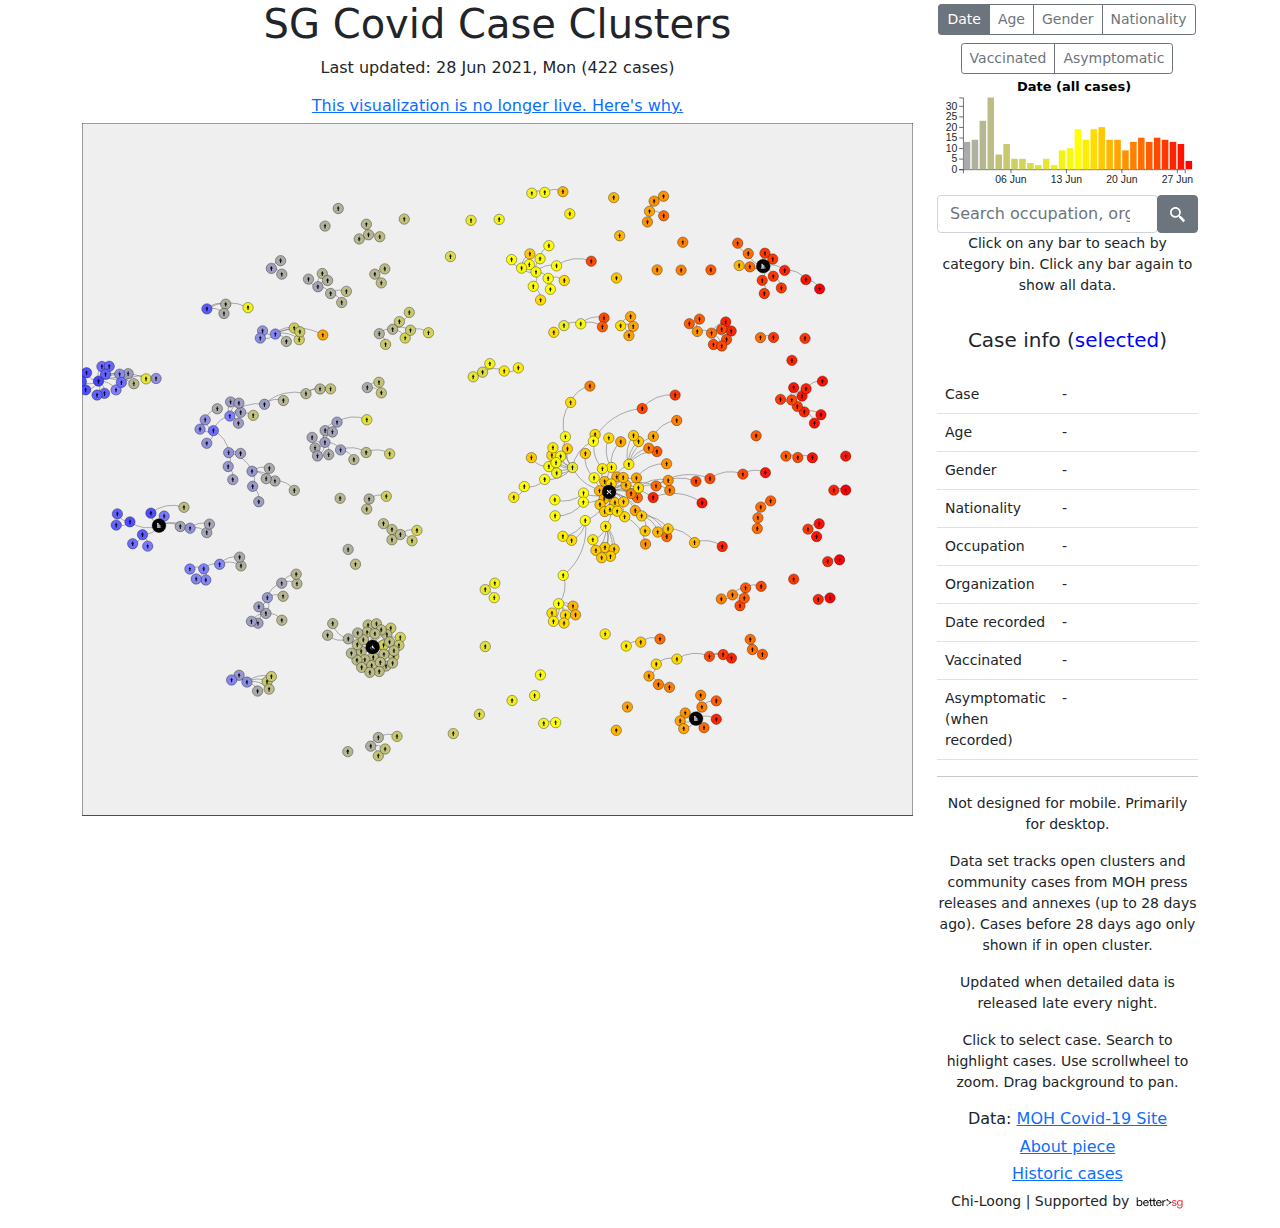
<file: index.html>
<!DOCTYPE html>
<html lang="en">
<head>
    <meta charset="utf-8">
    <meta http-equiv="X-UA-Compatible" content="IE=edge">
    <meta name="viewport" content="width=device-width, initial-scale=1.0">
    <meta name="description" content="SG Covid Case Clusters">
    <meta name="author" content="Chi-Loong (www.vslashr.com)">
    <meta name="google-site-verification" content="..." />
    
    <meta property="og:title" content="SG Covid Case Clusters">
    <meta property="og:type" content="website">
    <meta property="og:url" content="https://covid.viz.sg">
    <meta property="og:image" content="https://covid.viz.sg/img/covid_opengraph.jpg">
    <meta property="og:image:width" content="1349" />
    <meta property="og:image:height" content="928" />
    <meta property="og:description" content="SG Covid Case Clusters. A graph-based dashboard that allows a more intuitive, easier way to see case relationships and spread since the start of the 2nd wave.">

    <meta name="twitter:card" content="summary" />
    <meta name="twitter:site" content="@vslashr" />
    <meta name="twitter:creator" content="@chiloong" />
    
    <link rel="icon" href="img/favicon-32x32.png">
    <title>SG Covid Case Clusters</title>
    <link rel="stylesheet" href="css/bootstrap.min.css">
    <link rel="stylesheet" href="css/main.css">
</head>
<body>

<div class="container">
  <div class="row">
    <div class="col-lg-9">
        <h4 class="text-center display-6">SG Covid Case Clusters</h4>
        <p class="text-center">Last updated: <span id="casecount"><span></p>
        <h6 class="text-center"><a href="nodata.html">This visualization is no longer live. Here's why.</a></h6>
        <div id="graph"></div>
    </div>
    <div class="col-lg-3">

        <div class="text-center">
            <div class="btn-group py-1" role="group" aria-label="">
              <input type="radio" class="btn-check" name="btnradio" id="dateSelect" autocomplete="off" checked>
              <label class="btn btn-outline-secondary btn-sm" for="dateSelect">Date</label>

              <input type="radio" class="btn-check" name="btnradio" id="ageSelect" autocomplete="off">
              <label class="btn btn-outline-secondary btn-sm" for="ageSelect">Age</label>

              <input type="radio" class="btn-check" name="btnradio" id="genderSelect" autocomplete="off">
              <label class="btn btn-outline-secondary btn-sm" for="genderSelect">Gender</label>
              
              <input type="radio" class="btn-check" name="btnradio" id="nationalitySelect" autocomplete="off">
              <label class="btn btn-outline-secondary btn-sm" for="nationalitySelect">Nationality</label>
            </div>
            <div class="btn-group py-1" role="group" aria-label="">
              <input type="radio" class="btn-check" name="btnradio" id="vaccinatedSelect" autocomplete="off">
              <label class="btn btn-outline-secondary btn-sm" for="vaccinatedSelect">Vaccinated</label>
              
              <input type="radio" class="btn-check" name="btnradio" id="asymptomaticSelect" autocomplete="off">
              <label class="btn btn-outline-secondary btn-sm" for="asymptomaticSelect">Asymptomatic</label>
            </div>
        </div>

        <svg id="summarychart"></svg>
        <div class="input-group rounded">
          <input type="search" class="form-control rounded" placeholder="Search occupation, organization" aria-label="Search" id="searchField"/>
          <div class="input-group-append">
            <button type="submit" id="searchSubmit" class="btn btn-secondary" type="button"><img src="img/magnifying-glass.svg" width="15"/></button>
          </div>
        </div>
        <p class="text-center small">Click on any bar to seach by category bin. Click any bar again to show all data.</p>
        
        <h5 class="text-center px-3 py-3" id="caseInfoText">Case info (<span style="color:#00f">selected</span>)</h5>
        <table class="table small">
          <tbody>
            <tr>
              <td style="width:40%">Case</td>
              <td id="case">-</td>
            </tr>
            <tr>
              <td style="width:40%">Age</td>
              <td id="age">-</td>
            </tr>
            <tr>
              <td style="width:40%">Gender</td>
              <td id="gender">-</td>
            </tr>
            <tr>
              <td style="width:40%">Nationality</td>
              <td id="nationality">-</td>
            </tr>
            <tr>
              <td style="width:40%">Occupation</td>
              <td id="occupation">-</td>
            </tr>
            <tr>
              <td style="width:40%">Organization</td>
              <td id="organization">-</td>
            </tr>
            <tr>
              <td style="width:40%">Date recorded</td>
              <td id="date_recorded">-</td>
            </tr>
            <tr>
              <td style="width:40%">Vaccinated</td>
              <td id="vaccinated">-</td>
            </tr>
            <tr>
              <td style="width:40%">Asymptomatic (when recorded)</td>
              <td id="asymptomatic">-</td>
            </tr>
          </tbody>
        </table>
        <hr/>
        
        <p class="text-center small">Not designed for mobile. Primarily for desktop.</p>
        <p class="text-center small">Data set tracks open clusters and community cases from MOH press releases and annexes (up to 28 days ago). Cases before 28 days ago only shown if in open cluster.</p>
        <p class="text-center small">Updated when detailed data is released late every night.</p>
        <p class="text-center small">Click to select case. Search to highlight cases. Use scrollwheel to zoom. Drag background to pan.</p>
        <h6 class="text-center">Data: <a href="https://www.moh.gov.sg/covid-19">MOH Covid-19 Site</a></h6>
        <h6 class="text-center"><a href="about.html">About piece</a></h6>
        <h6 class="text-center"><a href="historic.html">Historic cases</a></h6>
        <p class="text-center small">Chi-Loong | Supported by <a href="https://better.sg/" target="_blank"><img src="img/bettersg-logo.png" width="50"/></a></p>
        <div>
        </div>
    </div>
  </div>
</div>
    
<script src="js/d3.v6.min.js"></script>
<script src="js/lodash.min.js"></script>
<script src="js/main.js"></script>

    <script type="text/javascript">
    var _gaq = _gaq || [];
    _gaq.push(['_setAccount', 'UA-38155188-1']);
    _gaq.push(['_trackPageview']);
    (function() {
    var ga = document.createElement('script'); ga.type = 'text/javascript'; ga.async = true;
    ga.src = ('https:' == document.location.protocol ? 'https://ssl' : 'http://www') + '.google-analytics.com/ga.js';
    var s = document.getElementsByTagName('script')[0]; s.parentNode.insertBefore(ga, s);
    })();
    </script>
    
</body>
</html>
</file>
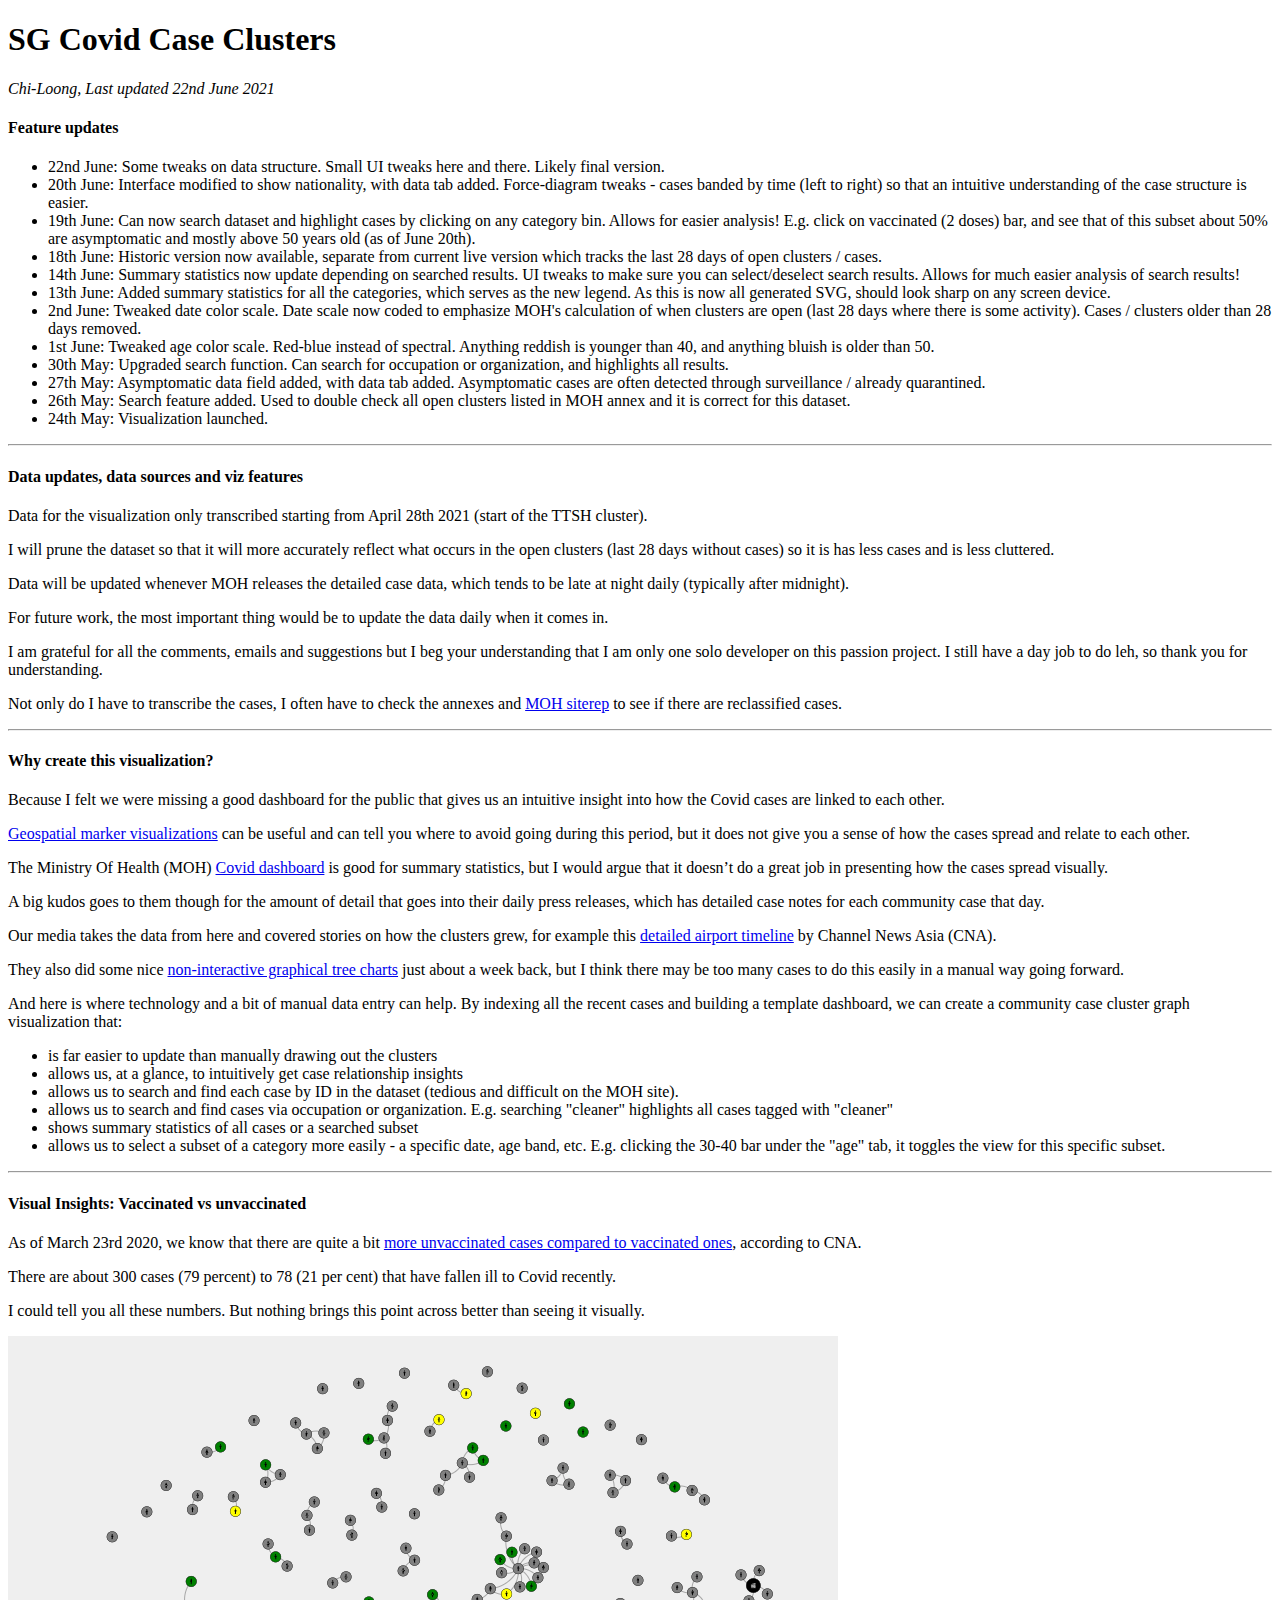
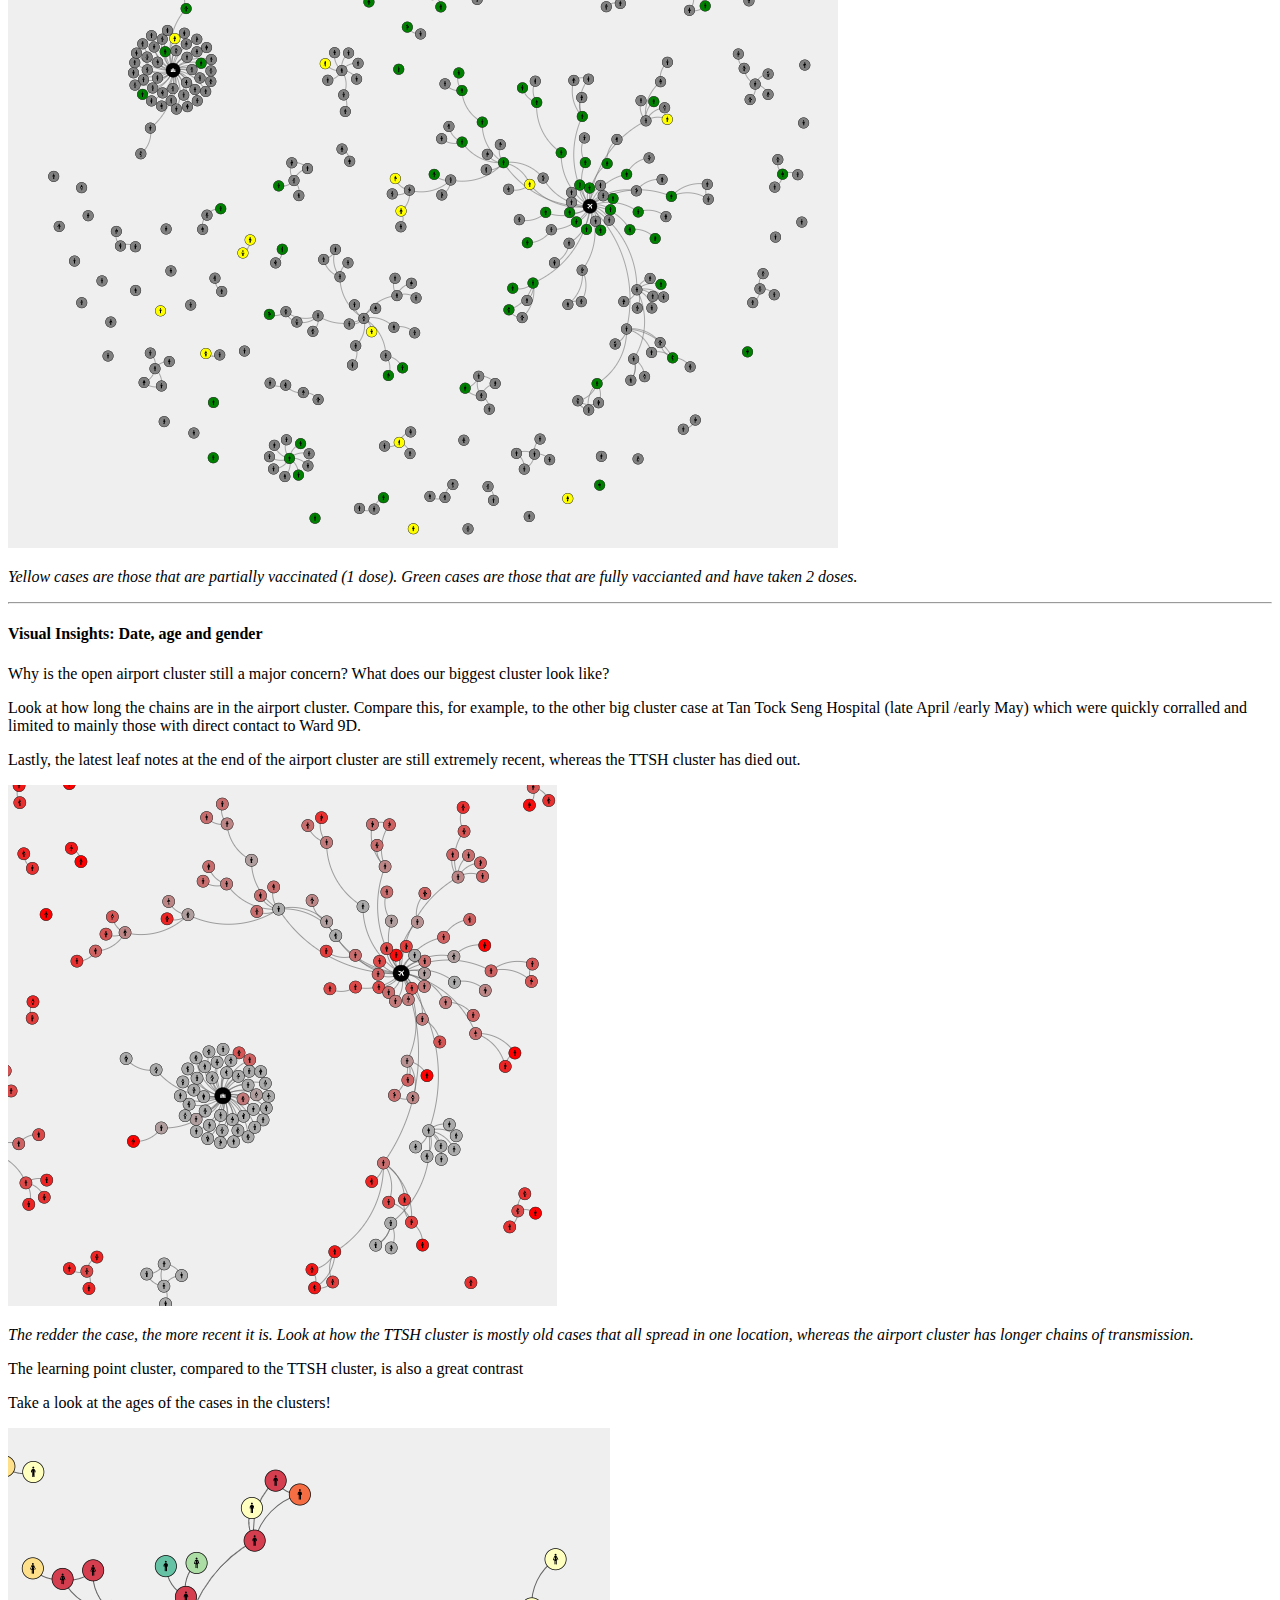
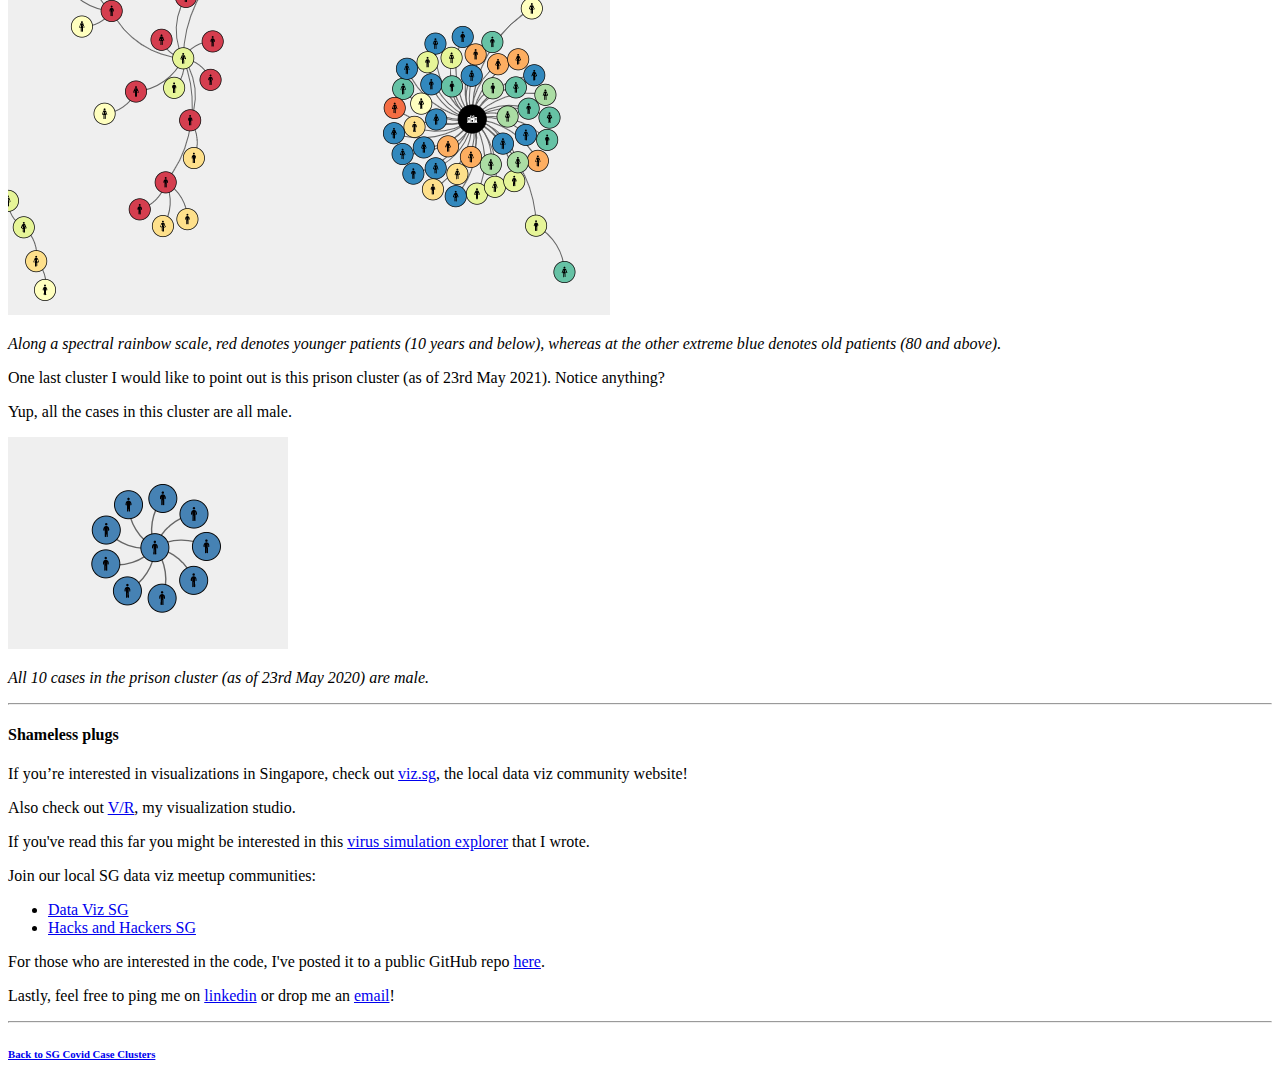
<file: about.html>
<!DOCTYPE html>
<html lang="en">
<head>
    <meta charset="utf-8">
    <meta http-equiv="X-UA-Compatible" content="IE=edge">
    <meta name="viewport" content="width=device-width, initial-scale=1.0">
    <meta name="description" content="SG Covid Case Clusters">
    <meta name="author" content="Chi-Loong (www.vslashr.com)">
    <meta name="google-site-verification" content="..." />
    
    <meta property="og:title" content="SG Covid Case Clusters">
    <meta property="og:type" content="website">
    <meta property="og:url" content="https://covid.viz.sg">
    <meta property="og:image" content="https://covid.viz.sg/img/covid_opengraph.png">
    <meta property="og:image:width" content="1381" />
    <meta property="og:image:height" content="868" />
    <meta property="og:description" content="SG Covid Case Clusters">

    <meta name="twitter:card" content="summary" />
    <meta name="twitter:site" content="@vslashr" />
    <meta name="twitter:creator" content="@chiloong" />
    
    <link rel="icon" href="img/favicon-32x32.png">
    <title>SG Covid Case Clusters</title>
    <link href="https://cdn.jsdelivr.net/npm/bootstrap@5.0.1/dist/css/bootstrap.min.css" rel="stylesheet" integrity="sha384-+0n0xVW2eSR5OomGNYDnhzAbDsOXxcvSN1TPprVMTNDbiYZCxYbOOl7+AMvyTG2x" crossorigin="anonymous">
</head>
<body>

<div class="container">
  <h1 class="text-center display-4 px-5 py-3">SG Covid Case Clusters</h1>
  <p class="text-center"><i>Chi-Loong, Last updated 22nd June 2021</i></p>
  
  <div class="row">
    <div class="col-md-12">
        <h4>Feature updates</h4>
        <ul>
            <li>22nd June: Some tweaks on data structure. Small UI tweaks here and there. Likely final version.</li>
            <li>20th June: Interface modified to show nationality, with data tab added. Force-diagram tweaks - cases banded by time (left to right) so that an intuitive understanding of the case structure is easier.</li>
            <li>19th June: Can now search dataset and highlight cases by clicking on any category bin. Allows for easier analysis! E.g. click on vaccinated (2 doses) bar, and see that of this subset about 50% are asymptomatic and mostly above 50 years old (as of June 20th).</li>
            <li>18th June: Historic version now available, separate from current live version which tracks the last 28 days of open clusters / cases.</li>
            <li>14th June: Summary statistics now update depending on searched results. UI tweaks to make sure you can select/deselect search results. Allows for much easier analysis of search results!</li>
            <li>13th June: Added summary statistics for all the categories, which serves as the new legend. As this is now all generated SVG, should look sharp on any screen device.</li>
            <li>2nd June: Tweaked date color scale. Date scale now coded to emphasize MOH's calculation of when clusters are open (last 28 days where there is some activity). Cases / clusters older than 28 days removed.</li>
            <li>1st June: Tweaked age color scale. Red-blue instead of spectral. Anything reddish is younger than 40, and anything bluish is older than 50.</li>
            <li>30th May: Upgraded search function. Can search for occupation or organization, and highlights all results.</li>
            <li>27th May: Asymptomatic data field added, with data tab added. Asymptomatic cases are often detected through surveillance / already quarantined.</li>
            <li>26th May: Search feature added. Used to double check all open clusters listed in MOH annex and it is correct for this dataset.</li>
            <li>24th May: Visualization launched.</li>
        </ul>
    </div>
  </div>
  <hr/>
  
  <div class="row">
    <div class="col-md-12">
        <h4>Data updates, data sources and viz features</h4>
        <p>Data for the visualization only transcribed starting from April 28th 2021 (start of the TTSH cluster).</p>
        <p>I will prune the dataset so that it will more accurately reflect what occurs in the open clusters (last 28 days without cases) so it is has less cases and is less cluttered.</p>
        <p>Data will be updated whenever MOH releases the detailed case data, which tends to be late at night daily (typically after midnight).</p>
        <p>For future work, the most important thing would be to update the data daily when it comes in.</p>
        <p>I am grateful for all the comments, emails and suggestions but I beg your understanding that I am only one solo developer on this passion project. I still have a day job to do leh, so thank you for understanding.</p>
        <p>Not only do I have to transcribe the cases, I often have to check the annexes and <a href="https://www.moh.gov.sg/covid-19/situation-report" target="_blank">MOH siterep</a> to see if there are reclassified cases.</p>
    </div>
  </div>
  <hr/>
  
  <div class="row">
    <div class="col-md-12">
        <h4>Why create this visualization?</h4>
        <p>Because I felt we were missing a good dashboard for the public that gives us an intuitive insight into how the Covid cases are linked to each other.</p>
        <p><a href="https://ppvbc.github.io/" target="_blank">Geospatial marker visualizations</a> can be useful and can tell you where to avoid going during this period, but it does not give you a sense of how the cases spread and relate to each other.</p>
        <p>The Ministry Of Health (MOH) <a href="https://www.moh.gov.sg/covid-19" target="_blank">Covid dashboard</a> is good for summary statistics, but I would argue that it doesn’t do a great job in presenting how the cases spread visually.</p>
        <p>A big kudos goes to them though for the amount of detail that goes into their daily press releases, which has detailed case notes for each community case that day.</p>
        <p>Our media takes the data from here and covered stories on how the clusters grew, for example this <a href="https://www.channelnewsasia.com/news/singapore/covid-19-changi-airport-cluster-timeline-14855936" target="_blank">detailed airport timeline</a> by Channel News Asia (CNA).</p>
        <p>They also did some nice <a href="https://www.channelnewsasia.com/news/singapore/covid-19-changi-airport-cluster-household-contacts-b1617-variant-14787262" target="_blank">non-interactive graphical tree charts</a> just about a week back, but I think there may be too many cases to do this easily in a manual way going forward.</p>
        <p>And here is where technology and a bit of manual data entry can help. By indexing all the recent cases and building a template dashboard, we can create a community case cluster graph visualization that:</p>
        <ul>
            <li>is far easier to update than manually drawing out the clusters</li>
            <li>allows us, at a glance, to intuitively get case relationship insights</li>
            <li>allows us to search and find each case by ID in the dataset (tedious and difficult on the MOH site).</li>
            <li>allows us to search and find cases via occupation or organization. E.g. searching "cleaner" highlights all cases tagged with "cleaner"</li>
            <li>shows summary statistics of all cases or a searched subset</li>
            <li>allows us to select a subset of a category more easily - a specific date, age band, etc. E.g. clicking the 30-40 bar under the "age" tab, it toggles the view for this specific subset.</li>
        </ul>
    </div>
  </div>
  <hr/>

  <div class="row">
    <div class="col-md-12">
        <h4>Visual Insights: Vaccinated vs unvaccinated</h4>
        <p>As of March 23rd 2020, we know that there are quite a bit <a href="https://www.channelnewsasia.com/news/singapore/covid-19-vaccination-effectiveness-moh-ong-ye-kung-14869342" target="_blank">more unvaccinated cases compared to vaccinated ones</a>, according to CNA.</p>
        <p>There are about 300 cases (79 percent) to 78 (21 per cent) that have fallen ill to Covid recently.</p>
        <p>I could tell you all these numbers. But nothing brings this point across better than seeing it visually.</p>
        <div class="text-center">
            <img src="img/vaccinated_23May.png" class="img-fluid"/>
            <p><i>Yellow cases are those that are partially vaccinated (1 dose). Green cases are those that are fully vaccianted and have taken 2 doses.</i></p>
        </div>
    </div>
  </div>
  <hr/>

  <div class="row">
    <div class="col-md-12">
        <h4>Visual Insights: Date, age and gender</h4>
        <p>Why is the open airport cluster still a major concern? What does our biggest cluster look like?</p>
        <p>Look at how long the chains are in the airport cluster. Compare this, for example, to the other big cluster case at Tan Tock Seng Hospital (late April /early May) which were quickly corralled and limited to mainly those with direct contact to Ward 9D.</p>
        <p>Lastly, the latest leaf notes at the end of the airport cluster are still extremely recent, whereas the TTSH cluster has died out.</p>
        <div class="text-center">
            <img src="img/TTSH_airport.png" class="img-fluid"/>
            <p><i>The redder the case, the more recent it is. Look at how the TTSH cluster is mostly old cases that all spread in one location, whereas the airport cluster has longer chains of transmission.</i></p>
        </div>
        <p>The learning point cluster, compared to the TTSH cluster, is also a great contrast</p>
        <p>Take a look at the ages of the cases in the clusters!</p>
        <div class="text-center">
            <img src="img/learning_point_TTSH.png" class="img-fluid"/>
            <p><i>Along a spectral rainbow scale, red denotes younger patients (10 years and below), whereas at the other extreme blue denotes old patients (80 and above).</i></p>
        </div>
        <p>One last cluster I would like to point out is this prison cluster (as of 23rd May 2021). Notice anything?</p>
        <p>Yup, all the cases in this cluster are all male.</p>
        <div class="text-center">
            <img src="img/prison.png" class="img-fluid"/>
            <p><i>All 10 cases in the prison cluster (as of 23rd May 2020) are male.</i></p>
        </div>
    </div>
  </div>
  <hr/>

  <div class="row">
    <div class="col-md-12">
        <h4>Shameless plugs</h4>
        <p>If you’re interested in visualizations in Singapore, check out <a href="https://viz.sg/" target="_blank">viz.sg</a>, the local data viz community website! 
        <p>Also check out <a href="https://www.vslashr.com/" target="_blank">V/R</a>, my visualization studio.</p>
        <p>If you've read this far you might be interested in this <a href="https://showcase.vslashr.com/virus/" target="_blank">virus simulation explorer</a> that I wrote.</p>
        <p>Join our local SG data viz meetup communities:</p>
        <ul>
            <li><a href="https://www.meetup.com/Data-Vis-Singapore/" target="_blank">Data Viz SG</a></li>
            <li><a href="https://www.meetup.com/Hacks-Hackers-Singapore/" target="_blank">Hacks and Hackers SG</a></li>
        </ul>
        <p>For those who are interested in the code, I've posted it to a public GitHub repo <a href="https://github.com/Chi-Loong/covid/">here</a>.</p>
        <p>Lastly, feel free to ping me on <a href="https://sg.linkedin.com/in/chiloong">linkedin</a> or drop me an <a href="mailto:chiloong@vslashr.com">email</a>!</p>
    </div>
  </div>
  <hr/>

  
  <h6 class="text-center px-3 py-3"><a href="index.html">Back to SG Covid Case Clusters</a></h6>
</div>

</body>
</html>
</file>
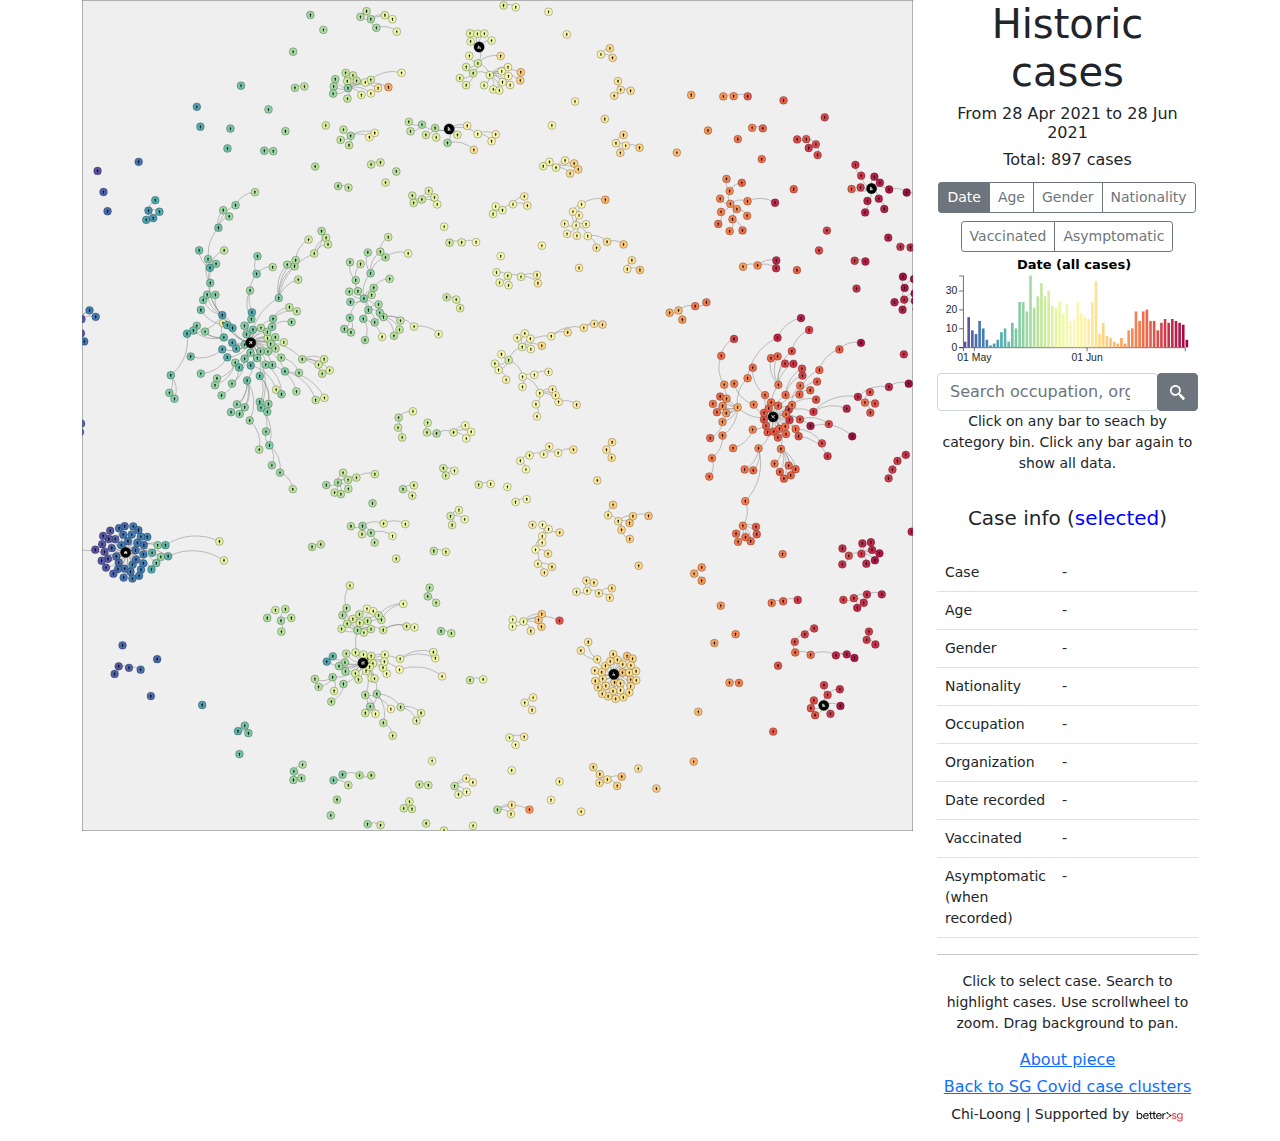
<file: historic.html>
<!DOCTYPE html>
<html lang="en">
<head>
    <meta charset="utf-8">
    <meta http-equiv="X-UA-Compatible" content="IE=edge">
    <meta name="viewport" content="width=device-width, initial-scale=1.0">
    <meta name="description" content="SG Covid Case Clusters">
    <meta name="author" content="Chi-Loong (www.vslashr.com)">
    <meta name="google-site-verification" content="..." />
    
    <meta property="og:title" content="SG Covid Case Clusters">
    <meta property="og:type" content="website">
    <meta property="og:url" content="https://covid.viz.sg">
    <meta property="og:image" content="https://covid.viz.sg/img/covid_opengraph.jpg">
    <meta property="og:image:width" content="1349" />
    <meta property="og:image:height" content="928" />
    <meta property="og:description" content="SG Covid Case Clusters. A graph-based dashboard that allows a more intuitive, easier way to see case relationships and spread since the start of the 2nd wave.">

    <meta name="twitter:card" content="summary" />
    <meta name="twitter:site" content="@vslashr" />
    <meta name="twitter:creator" content="@chiloong" />
    
    <link rel="icon" href="img/favicon-32x32.png">
    <title>SG Covid Case Clusters</title>
    <link rel="stylesheet" href="css/bootstrap.min.css">
    <link rel="stylesheet" href="css/main.css">
</head>
<body>

<div class="container">
  <div class="row">
    <div class="col-lg-9">
        <div id="graph"></div>
    </div>
    <div class="col-lg-3">
        <h4 class="text-center display-6">Historic cases</h4>
        <h6 class="text-center">From 28 Apr 2021 to <span id="lastdate"><span></h6>
        <h6 class="text-center">Total: <span id="casecount"><span></h6>
    
        <div class="text-center">
            <div class="btn-group py-1" role="group" aria-label="">
              <input type="radio" class="btn-check" name="btnradio" id="dateSelect" autocomplete="off" checked>
              <label class="btn btn-outline-secondary btn-sm" for="dateSelect">Date</label>

              <input type="radio" class="btn-check" name="btnradio" id="ageSelect" autocomplete="off">
              <label class="btn btn-outline-secondary btn-sm" for="ageSelect">Age</label>

              <input type="radio" class="btn-check" name="btnradio" id="genderSelect" autocomplete="off">
              <label class="btn btn-outline-secondary btn-sm" for="genderSelect">Gender</label>
              
              <input type="radio" class="btn-check" name="btnradio" id="nationalitySelect" autocomplete="off">
              <label class="btn btn-outline-secondary btn-sm" for="nationalitySelect">Nationality</label>
            </div>
            <div class="btn-group py-1" role="group" aria-label="">
              <input type="radio" class="btn-check" name="btnradio" id="vaccinatedSelect" autocomplete="off">
              <label class="btn btn-outline-secondary btn-sm" for="vaccinatedSelect">Vaccinated</label>
              
              <input type="radio" class="btn-check" name="btnradio" id="asymptomaticSelect" autocomplete="off">
              <label class="btn btn-outline-secondary btn-sm" for="asymptomaticSelect">Asymptomatic</label>
            </div>
        </div>

        <svg id="summarychart"></svg>
        <div class="input-group rounded">
          <input type="search" class="form-control rounded" placeholder="Search occupation, organization" aria-label="Search" id="searchField"/>
          <div class="input-group-append">
            <button type="submit" id="searchSubmit" class="btn btn-secondary" type="button"><img src="img/magnifying-glass.svg" width="15"/></button>
          </div>
        </div>
        <p class="text-center small">Click on any bar to seach by category bin. Click any bar again to show all data.</p>
        
        <h5 class="text-center px-3 py-3" id="caseInfoText">Case info (<span style="color:#00f">selected</span>)</h5>
        <table class="table small">
          <tbody>
            <tr>
              <td style="width:40%">Case</td>
              <td id="case">-</td>
            </tr>
            <tr>
              <td style="width:40%">Age</td>
              <td id="age">-</td>
            </tr>
            <tr>
              <td style="width:40%">Gender</td>
              <td id="gender">-</td>
            </tr>
            <tr>
              <td style="width:40%">Nationality</td>
              <td id="nationality">-</td>
            </tr>
            <tr>
              <td style="width:40%">Occupation</td>
              <td id="occupation">-</td>
            </tr>
            <tr>
              <td style="width:40%">Organization</td>
              <td id="organization">-</td>
            </tr>
            <tr>
              <td style="width:40%">Date recorded</td>
              <td id="date_recorded">-</td>
            </tr>
            <tr>
              <td style="width:40%">Vaccinated</td>
              <td id="vaccinated">-</td>
            </tr>
            <tr>
              <td style="width:40%">Asymptomatic (when recorded)</td>
              <td id="asymptomatic">-</td>
            </tr>
          </tbody>
        </table>
        <hr/>
        <p class="text-center small">Click to select case. Search to highlight cases. Use scrollwheel to zoom. Drag background to pan.</p>
        
        <h6 class="text-center"><a href="about.html">About piece</a></h6>
        <h6 class="text-center"><a href="index.html">Back to SG Covid case clusters</a></h6>
        <p class="text-center small">Chi-Loong | Supported by <a href="https://better.sg/" target="_blank"><img src="img/bettersg-logo.png" width="50"/></a></p>
        <div>
        </div>
    </div>
  </div>
</div>
    
<script src="js/d3.v6.min.js"></script>
<script src="js/lodash.min.js"></script>
<script src="js/historic.js"></script>

    <script type="text/javascript">
    var _gaq = _gaq || [];
    _gaq.push(['_setAccount', 'UA-38155188-1']);
    _gaq.push(['_trackPageview']);
    (function() {
    var ga = document.createElement('script'); ga.type = 'text/javascript'; ga.async = true;
    ga.src = ('https:' == document.location.protocol ? 'https://ssl' : 'http://www') + '.google-analytics.com/ga.js';
    var s = document.getElementsByTagName('script')[0]; s.parentNode.insertBefore(ga, s);
    })();
    </script>
    
</body>
</html>
</file>
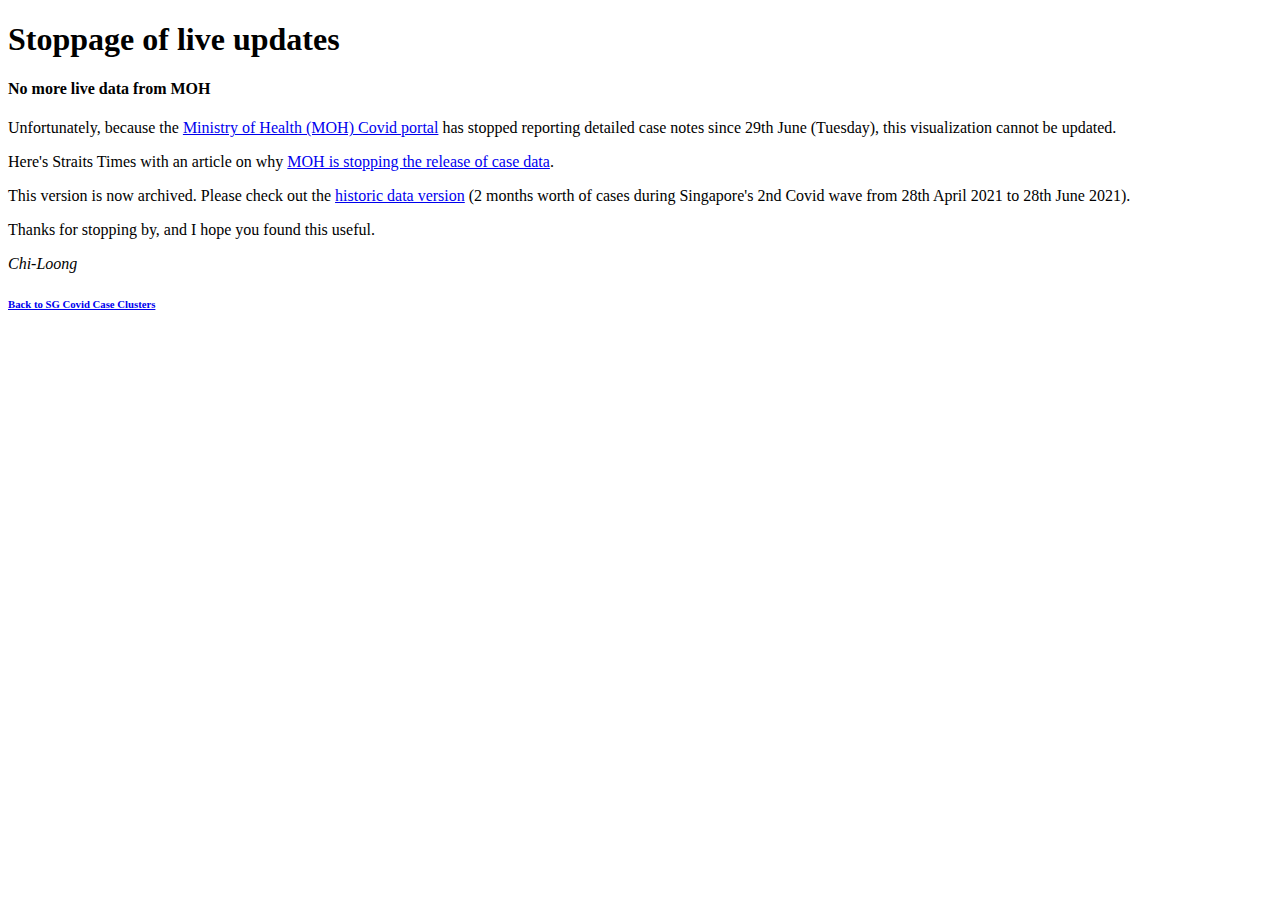
<file: nodata.html>
<!DOCTYPE html>
<html lang="en">
<head>
    <meta charset="utf-8">
    <meta http-equiv="X-UA-Compatible" content="IE=edge">
    <meta name="viewport" content="width=device-width, initial-scale=1.0">
    <meta name="description" content="SG Covid Case Clusters">
    <meta name="author" content="Chi-Loong (www.vslashr.com)">
    <meta name="google-site-verification" content="..." />
    
    <meta property="og:title" content="SG Covid Case Clusters">
    <meta property="og:type" content="website">
    <meta property="og:url" content="https://covid.viz.sg">
    <meta property="og:image" content="https://covid.viz.sg/img/covid_opengraph.png">
    <meta property="og:image:width" content="1381" />
    <meta property="og:image:height" content="868" />
    <meta property="og:description" content="SG Covid Case Clusters">

    <meta name="twitter:card" content="summary" />
    <meta name="twitter:site" content="@vslashr" />
    <meta name="twitter:creator" content="@chiloong" />
    
    <link rel="icon" href="img/favicon-32x32.png">
    <title>SG Covid Case Clusters</title>
    <link href="https://cdn.jsdelivr.net/npm/bootstrap@5.0.1/dist/css/bootstrap.min.css" rel="stylesheet" integrity="sha384-+0n0xVW2eSR5OomGNYDnhzAbDsOXxcvSN1TPprVMTNDbiYZCxYbOOl7+AMvyTG2x" crossorigin="anonymous">
</head>
<body>

<div class="container">
  <h1 class="text-center display-4 px-5 py-3">Stoppage of live updates</h1>
  
  <div class="row">
    <div class="col-md-12">
        <h4>No more live data from MOH</h4>
        <p>Unfortunately, because the <a href="https://www.moh.gov.sg/covid-19" target="_blank">Ministry of Health (MOH) Covid portal</a> has stopped reporting detailed case notes since 29th June (Tuesday), this visualization cannot be updated.</p>
        <p>Here's Straits Times with an article on why <a href="https://www.straitstimes.com/singapore/health/moh-to-stop-giving-details-of-covid-19-community-cases" target="_blank">MOH is stopping the release of case data</a>.</p>
        <p>This version is now archived. Please check out the <a href="historic.html">historic data version</a> (2 months worth of cases during Singapore's 2nd Covid wave from 28th April 2021 to 28th June 2021).</p>
        <p>Thanks for stopping by, and I hope you found this useful.</p>
        <p><i>Chi-Loong</i></p>
    </div>
  </div>
  
  <h6 class="text-center px-3 py-3"><a href="index.html">Back to SG Covid Case Clusters</a></h6>
</div>

</body>
</html>
</file>
<file: css/main.css>
.rectBackground {
  fill: #efefef;
  stroke: #000;
  stroke-width: 2px;
}

.link {
  fill: none;
  stroke: #666;
  stroke-width: 1.5px;
}

.link.selected {
  stroke: #0ff;
}

#selectedLink {
  fill: #0ff;
}

.node {
  stroke: #000;
  stroke-width: 1px;
}

.node.selected {
  stroke: #0ff;
  stroke-width: 2px;
}

.node.clicked {
  stroke: #00f;
  stroke-width: 8px;
}

.tick text {
  font-size: 16px;
}
</file>
